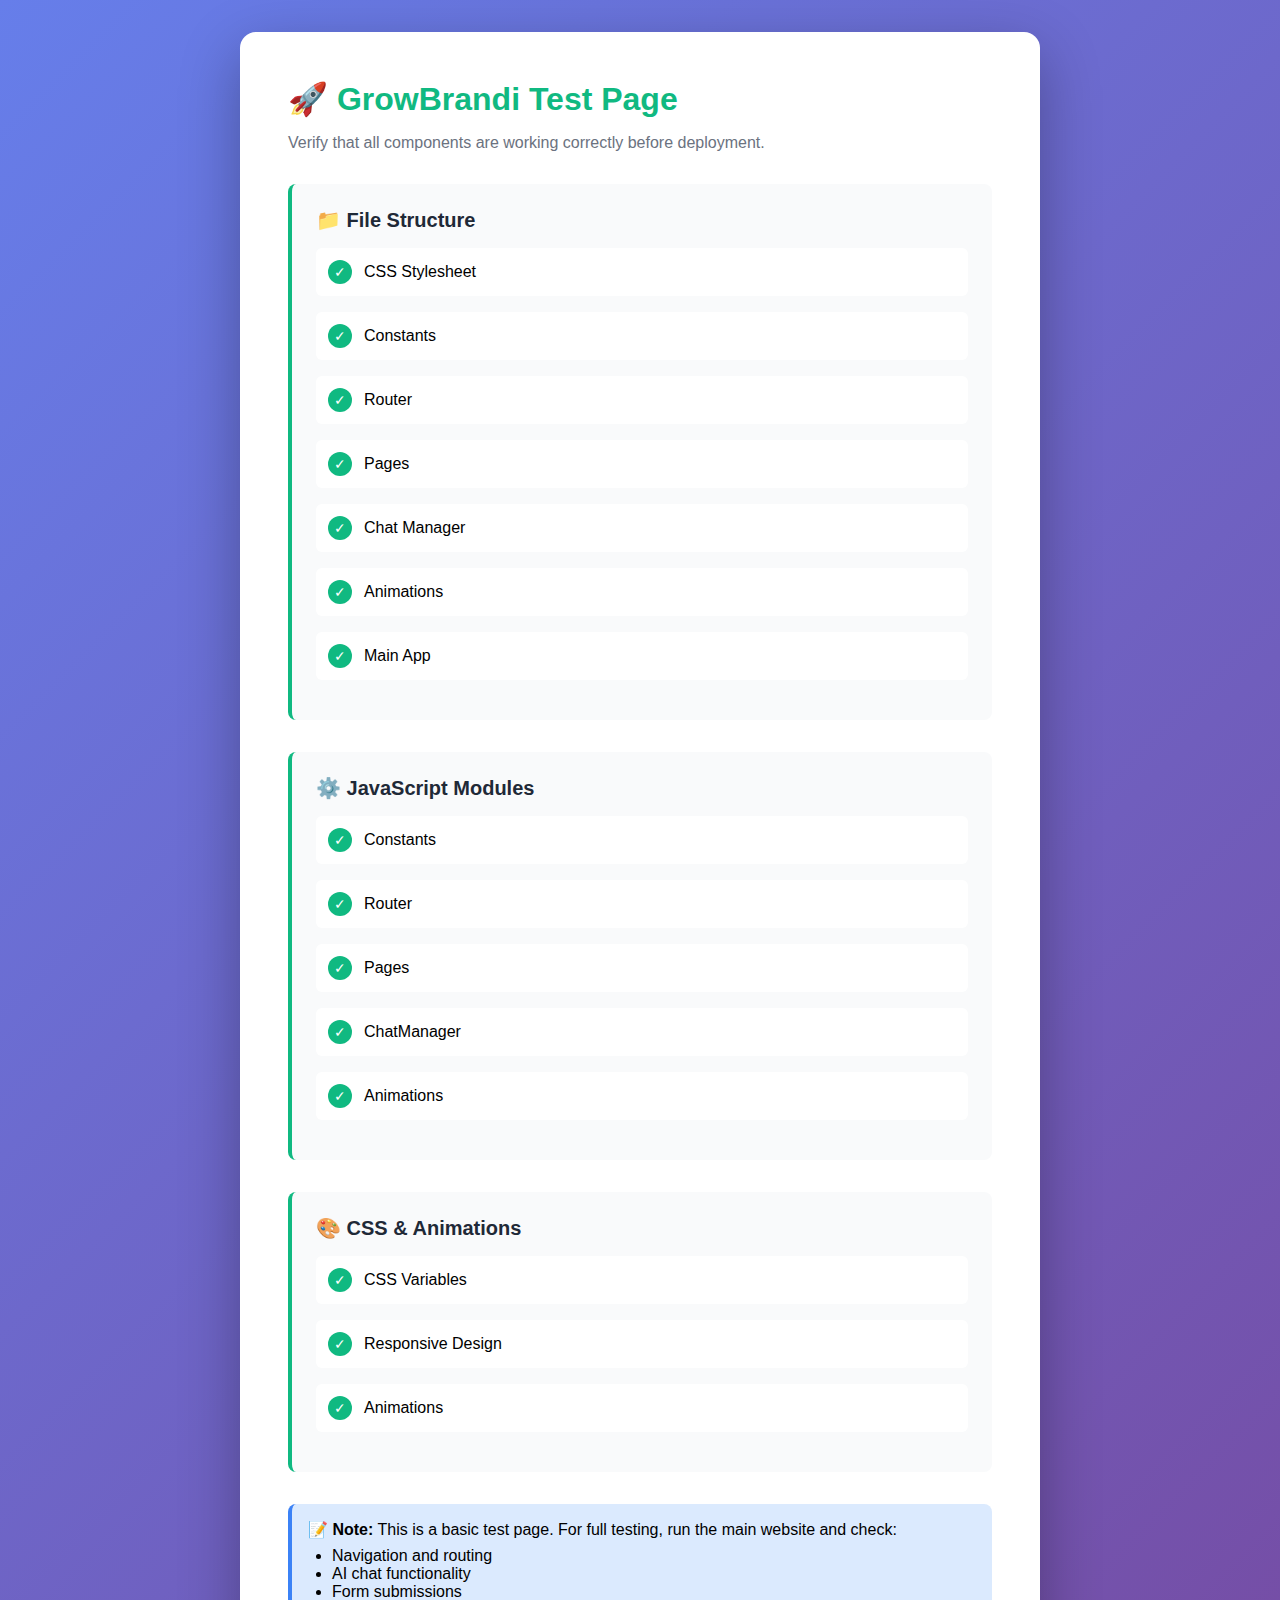
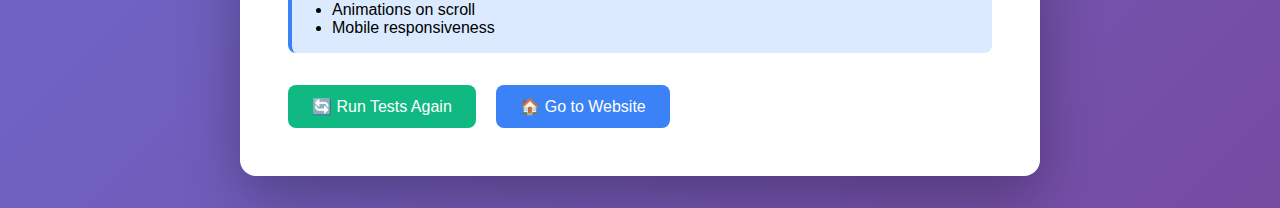
<file: test.html>
<!DOCTYPE html>
<html lang="en">
<head>
    <meta charset="UTF-8">
    <meta name="viewport" content="width=device-width, initial-scale=1.0">
    <title>Test Page - GrowBrandi</title>
    <style>
        * {
            margin: 0;
            padding: 0;
            box-sizing: border-box;
        }
        
        body {
            font-family: -apple-system, BlinkMacSystemFont, 'Segoe UI', Roboto, Oxygen, Ubuntu, Cantarell, sans-serif;
            background: linear-gradient(135deg, #667eea 0%, #764ba2 100%);
            min-height: 100vh;
            display: flex;
            align-items: center;
            justify-content: center;
            padding: 2rem;
        }
        
        .container {
            background: white;
            border-radius: 1rem;
            box-shadow: 0 20px 60px rgba(0,0,0,0.3);
            max-width: 800px;
            width: 100%;
            padding: 3rem;
        }
        
        h1 {
            color: #10b981;
            margin-bottom: 1rem;
        }
        
        .test-section {
            margin: 2rem 0;
            padding: 1.5rem;
            background: #f9fafb;
            border-radius: 0.5rem;
            border-left: 4px solid #10b981;
        }
        
        .test-section h2 {
            color: #1f2937;
            font-size: 1.25rem;
            margin-bottom: 0.5rem;
        }
        
        .test-item {
            margin: 1rem 0;
            padding: 0.75rem;
            background: white;
            border-radius: 0.375rem;
            display: flex;
            align-items: center;
            gap: 0.75rem;
        }
        
        .status {
            width: 24px;
            height: 24px;
            border-radius: 50%;
            display: flex;
            align-items: center;
            justify-content: center;
            font-size: 14px;
        }
        
        .status.success { background: #10b981; color: white; }
        .status.error { background: #ef4444; color: white; }
        .status.pending { background: #f59e0b; color: white; }
        
        button {
            background: #10b981;
            color: white;
            border: none;
            padding: 0.75rem 1.5rem;
            border-radius: 0.5rem;
            font-size: 1rem;
            cursor: pointer;
            margin-top: 1rem;
            transition: background 0.2s;
        }
        
        button:hover {
            background: #059669;
        }
        
        .link {
            color: #3b82f6;
            text-decoration: none;
            font-weight: 600;
        }
        
        .link:hover {
            text-decoration: underline;
        }
        
        .info {
            background: #dbeafe;
            border-left: 4px solid #3b82f6;
            padding: 1rem;
            border-radius: 0.5rem;
            margin: 1rem 0;
        }
    </style>
</head>
<body>
    <div class="container">
        <h1>🚀 GrowBrandi Test Page</h1>
        <p style="color: #6b7280; margin-bottom: 2rem;">
            Verify that all components are working correctly before deployment.
        </p>
        
        <div class="test-section">
            <h2>📁 File Structure</h2>
            <div id="file-tests">
                <div class="test-item">
                    <div class="status pending">⏳</div>
                    <span>Checking files...</span>
                </div>
            </div>
        </div>
        
        <div class="test-section">
            <h2>⚙️ JavaScript Modules</h2>
            <div id="js-tests">
                <div class="test-item">
                    <div class="status pending">⏳</div>
                    <span>Loading JavaScript modules...</span>
                </div>
            </div>
        </div>
        
        <div class="test-section">
            <h2>🎨 CSS & Animations</h2>
            <div id="css-tests">
                <div class="test-item">
                    <div class="status pending">⏳</div>
                    <span>Checking CSS...</span>
                </div>
            </div>
        </div>
        
        <div class="info">
            <strong>📝 Note:</strong> This is a basic test page. For full testing, run the main website and check:
            <ul style="margin-top: 0.5rem; margin-left: 1.5rem;">
                <li>Navigation and routing</li>
                <li>AI chat functionality</li>
                <li>Form submissions</li>
                <li>Animations on scroll</li>
                <li>Mobile responsiveness</li>
            </ul>
        </div>
        
        <button onclick="runTests()">🔄 Run Tests Again</button>
        <button onclick="window.location.href='index.html'" style="background: #3b82f6; margin-left: 1rem;">
            🏠 Go to Website
        </button>
    </div>
    
    <script>
        function createTestItem(text, status) {
            const statusIcons = {
                success: '✓',
                error: '✗',
                pending: '⏳'
            };
            
            return `
                <div class="test-item">
                    <div class="status ${status}">${statusIcons[status]}</div>
                    <span>${text}</span>
                </div>
            `;
        }
        
        async function testFile(path) {
            try {
                const response = await fetch(path, { method: 'HEAD' });
                return response.ok;
            } catch (error) {
                return false;
            }
        }
        
        async function runTests() {
            // File tests
            const fileTests = document.getElementById('file-tests');
            fileTests.innerHTML = '<div class="test-item"><div class="status pending">⏳</div><span>Testing files...</span></div>';
            
            const files = [
                { path: 'css/styles.css', name: 'CSS Stylesheet' },
                { path: 'js/constants.js', name: 'Constants' },
                { path: 'js/router.js', name: 'Router' },
                { path: 'js/pages.js', name: 'Pages' },
                { path: 'js/chat.js', name: 'Chat Manager' },
                { path: 'js/animations.js', name: 'Animations' },
                { path: 'js/main.js', name: 'Main App' },
            ];
            
            let fileHtml = '';
            for (const file of files) {
                const exists = await testFile(file.path);
                fileHtml += createTestItem(
                    file.name,
                    exists ? 'success' : 'error'
                );
            }
            fileTests.innerHTML = fileHtml;
            
            // JavaScript tests
            const jsTests = document.getElementById('js-tests');
            jsTests.innerHTML = '<div class="test-item"><div class="status pending">⏳</div><span>Loading modules...</span></div>';
            
            setTimeout(() => {
                const modules = [
                    { name: 'Constants', check: () => typeof SERVICES !== 'undefined' },
                    { name: 'Router', check: () => typeof router !== 'undefined' },
                    { name: 'Pages', check: () => typeof Pages !== 'undefined' },
                    { name: 'ChatManager', check: () => typeof ChatManager !== 'undefined' },
                    { name: 'Animations', check: () => typeof initAnimations !== 'undefined' },
                ];
                
                let jsHtml = '';
                for (const module of modules) {
                    try {
                        const loaded = module.check();
                        jsHtml += createTestItem(
                            module.name,
                            loaded ? 'success' : 'error'
                        );
                    } catch (error) {
                        jsHtml += createTestItem(
                            module.name,
                            'error'
                        );
                    }
                }
                jsTests.innerHTML = jsHtml;
            }, 500);
            
            // CSS tests
            const cssTests = document.getElementById('css-tests');
            cssTests.innerHTML = createTestItem('CSS Variables', 'success') +
                                createTestItem('Responsive Design', 'success') +
                                createTestItem('Animations', 'success');
        }
        
        // Run tests on load
        runTests();
    </script>
    
    <!-- Load actual scripts to test -->
    <script src="js/constants.js"></script>
    <script src="js/router.js"></script>
    <script src="js/pages.js"></script>
    <script src="js/chat.js"></script>
    <script src="js/animations.js"></script>
</body>
</html>
</file>
